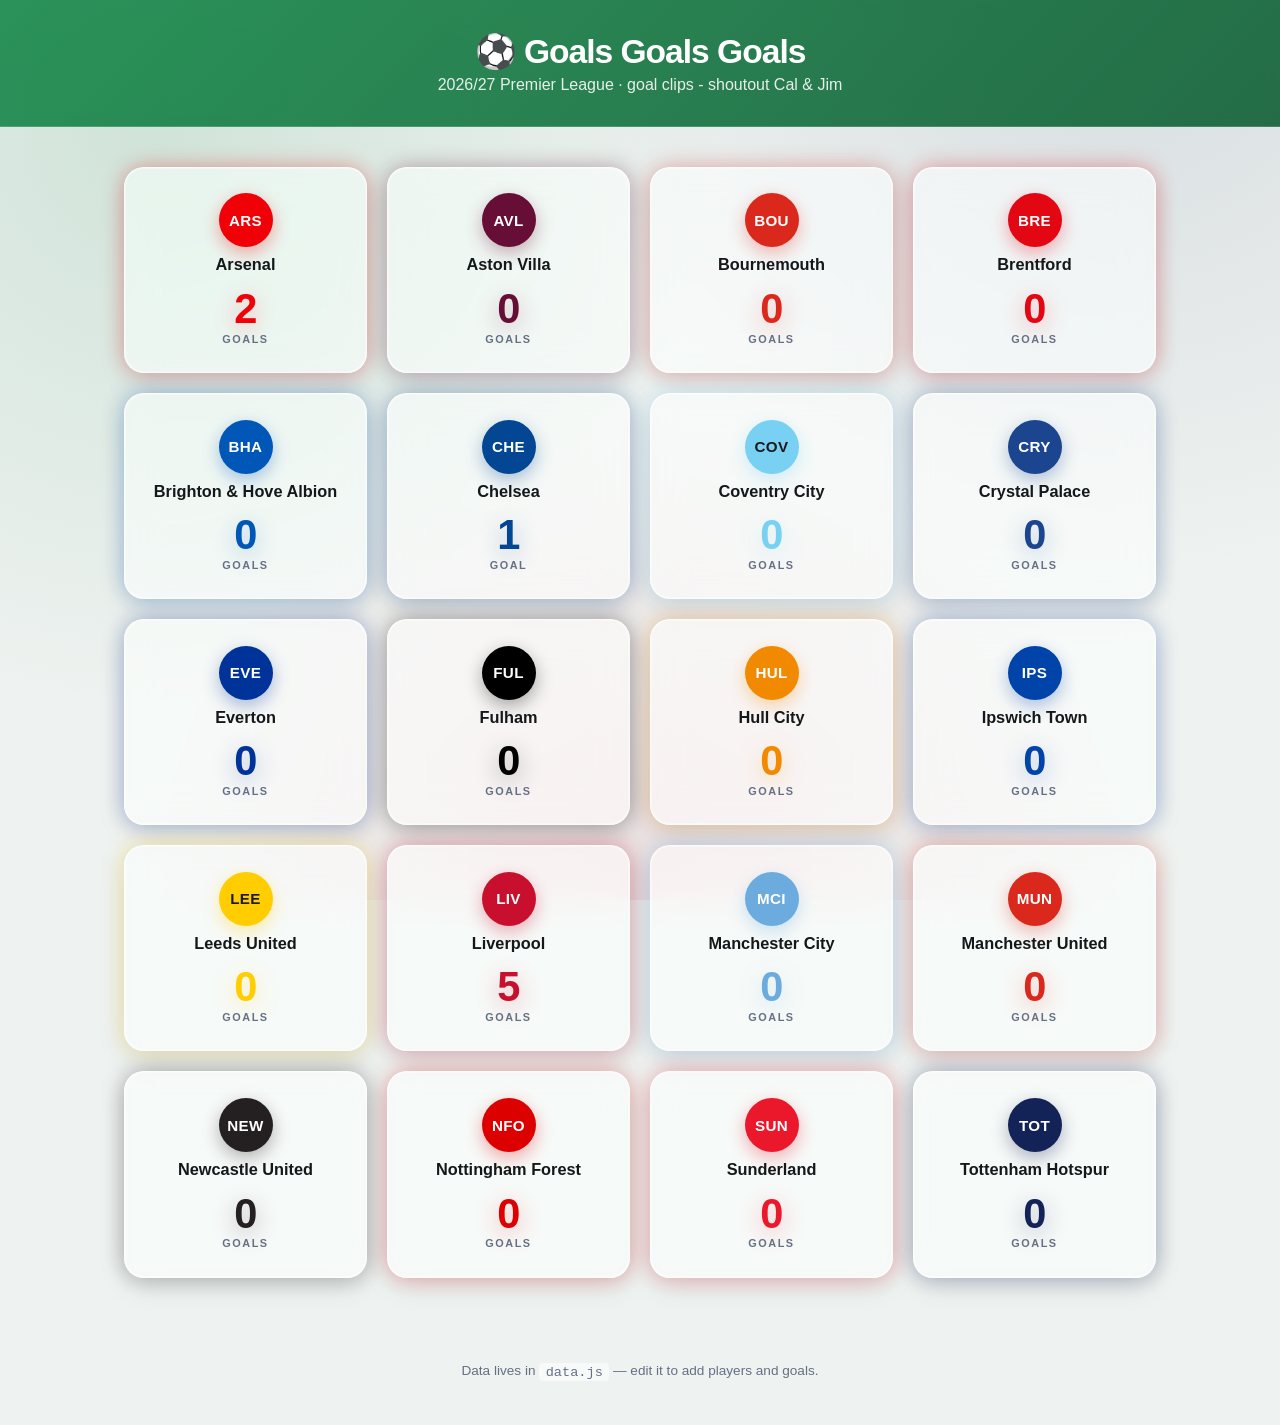
<file: index.html>
<!DOCTYPE html>
<html lang="en">
<head>
<meta charset="UTF-8">
<meta name="viewport" content="width=device-width, initial-scale=1.0">
<title>GOOOOOOAAALLLLL
</title>
<link rel="stylesheet" href="style.css">
</head>
<body>
  <header class="site-header">
    <h1>⚽ Goals Goals Goals</h1>
    <p class="subtitle">2026/27 Premier League &middot; goal clips - shoutout Cal & Jim</p>
  </header>

  <main>
    <div id="club-grid" class="club-grid"></div>
  </main>

  <footer class="site-footer">
    <p>Data lives in <code>data.js</code> — edit it to add players and goals.</p>
  </footer>

  <script src="common.js"></script>
  <script src="data.js"></script>
  <script src="home.js"></script>
</body>
</html>
</file>
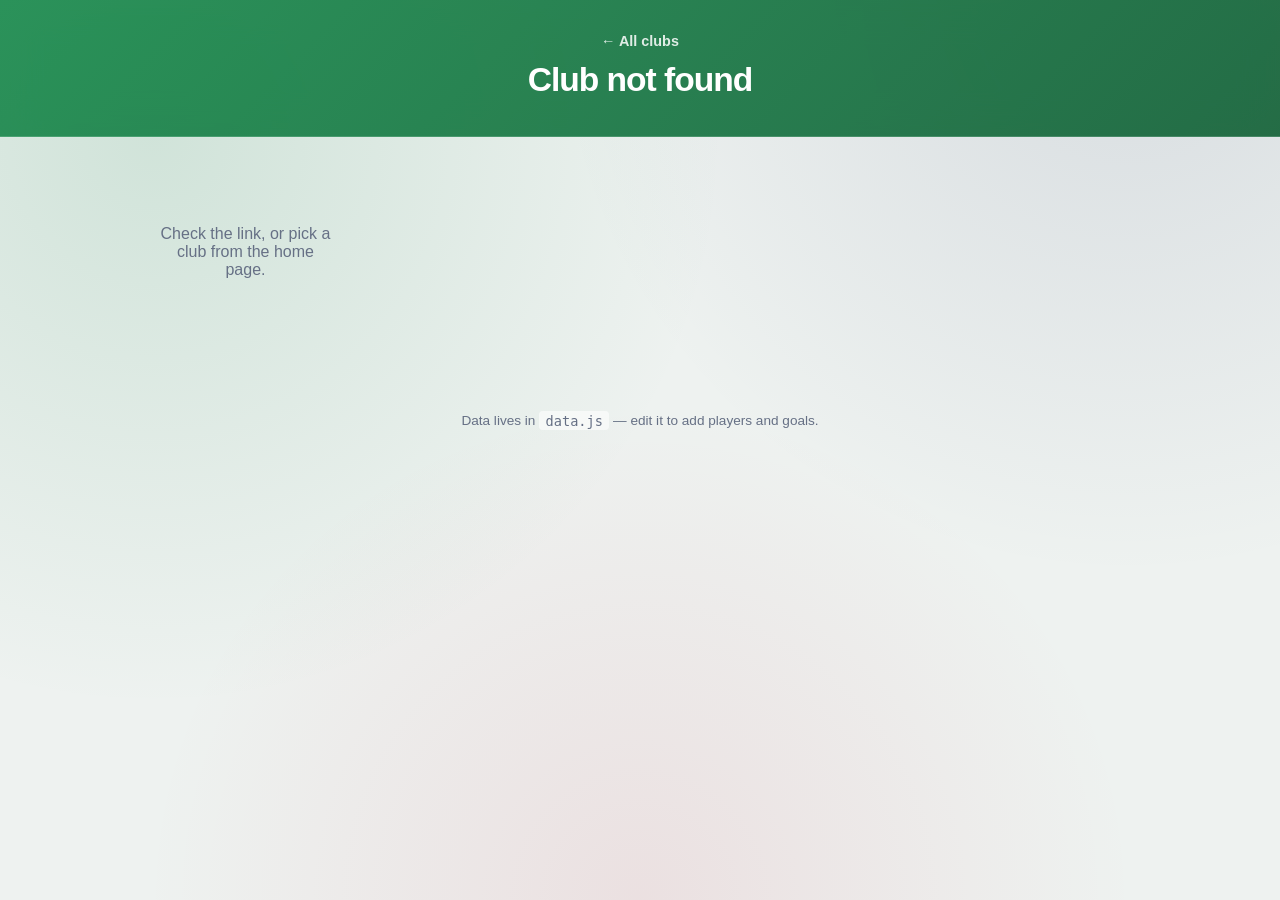
<file: club.html>
<!DOCTYPE html>
<html lang="en">
<head>
<meta charset="UTF-8">
<meta name="viewport" content="width=device-width, initial-scale=1.0">
<title>Club | Goals Goals Goals</title>
<link rel="stylesheet" href="style.css">
</head>
<body>
  <header id="club-header" class="site-header">
    <a href="index.html" class="back-link">&larr; All clubs</a>
  </header>

  <main>
    <div id="player-grid" class="player-grid"></div>
  </main>

  <footer class="site-footer">
    <p>Data lives in <code>data.js</code> — edit it to add players and goals.</p>
  </footer>

  <script src="common.js"></script>
  <script src="data.js"></script>
  <script src="club.js"></script>
</body>
</html>
</file>
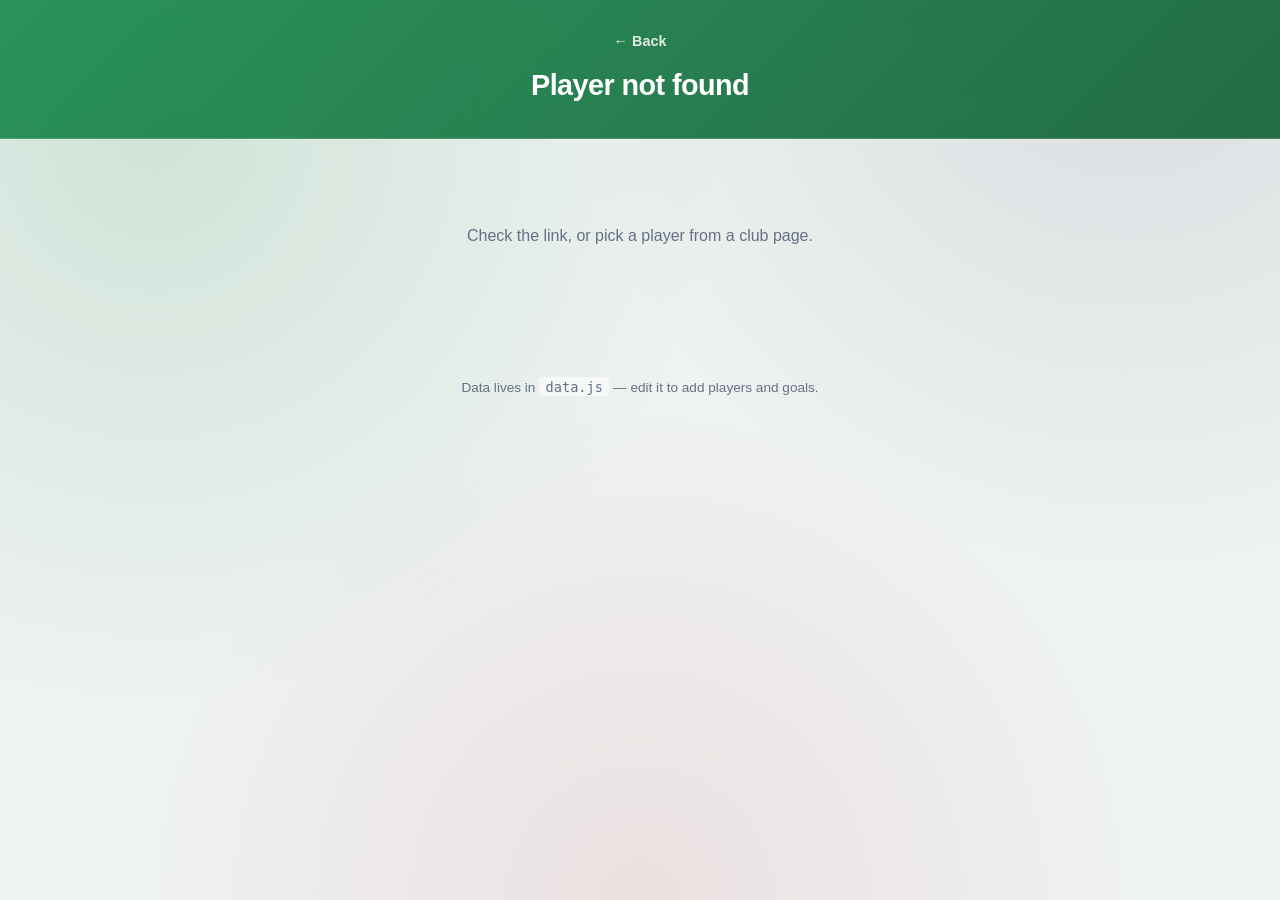
<file: player.html>
<!DOCTYPE html>
<html lang="en">
<head>
<meta charset="UTF-8">
<meta name="viewport" content="width=device-width, initial-scale=1.0">
<title>Player | Goals Goals Goals</title>
<link rel="stylesheet" href="style.css">
</head>
<body>
  <header id="player-header-wrap" class="site-header">
    <a id="back-link" href="index.html" class="back-link">&larr; Back</a>
    <div id="player-header"></div>
  </header>

  <main>
    <div id="goal-list" class="goal-list"></div>
  </main>

  <footer class="site-footer">
    <p>Data lives in <code>data.js</code> — edit it to add players and goals.</p>
  </footer>

  <script src="common.js"></script>
  <script src="data.js"></script>
  <script src="player.js"></script>
</body>
</html>
</file>
<file: style.css>
:root {
  --green: #1c8a4e;
  --green-dark: #146238;
  --bg: #eef2f0;
  --card-bg: rgba(255, 255, 255, 0.55);
  --card-border: rgba(255, 255, 255, 0.65);
  --text: #14181a;
  --muted: #667085;
  --border: #e3e6e4;
  --radius-lg: 20px;
  --radius-md: 14px;
  --shadow-soft: 0 10px 30px rgba(15, 23, 42, 0.08);
  --club-glow: rgba(15, 23, 42, 0.12);
}

* { box-sizing: border-box; }

html { scroll-behavior: smooth; }

body {
  margin: 0;
  font-family: -apple-system, BlinkMacSystemFont, "Segoe UI", Roboto, Helvetica, Arial, sans-serif;
  color: var(--text);
  background:
    radial-gradient(circle at 12% 15%, rgba(28, 138, 78, 0.14), transparent 42%),
    radial-gradient(circle at 88% 0%, rgba(19, 34, 87, 0.10), transparent 40%),
    radial-gradient(circle at 50% 100%, rgba(200, 16, 46, 0.08), transparent 45%),
    var(--bg);
  background-attachment: fixed;
}

a:focus-visible {
  outline: 2px solid var(--club-color, var(--green));
  outline-offset: 3px;
  border-radius: inherit;
}

.site-header {
  position: sticky;
  top: 0;
  z-index: 40;
  background: linear-gradient(135deg, rgba(28, 138, 78, 0.92), rgba(20, 98, 56, 0.92));
  backdrop-filter: blur(18px) saturate(180%);
  -webkit-backdrop-filter: blur(18px) saturate(180%);
  color: #fff;
  padding: 2rem 1.5rem;
  text-align: center;
  border-bottom: 1px solid rgba(255, 255, 255, 0.15);
  box-shadow: 0 1px 0 rgba(255, 255, 255, 0.08);
  transition: padding 0.3s ease, box-shadow 0.3s ease;
}

.site-header.is-scrolled {
  padding: 1.1rem 1.5rem;
  box-shadow: 0 12px 30px rgba(15, 23, 42, 0.2);
}

.site-header.club-banner {
  background:
    linear-gradient(0deg, rgba(0, 0, 0, 0.18), rgba(0, 0, 0, 0.18)),
    linear-gradient(135deg, var(--club-color), var(--club-color));
  color: var(--club-text, #fff);
}

.site-header h1 {
  margin: 0 0 0.3rem;
  font-size: 2.1rem;
  font-weight: 800;
  letter-spacing: -0.03em;
}

.subtitle {
  margin: 0;
  opacity: 0.88;
  font-weight: 500;
}

.back-link {
  display: inline-block;
  color: inherit;
  text-decoration: none;
  opacity: 0.85;
  margin-bottom: 0.75rem;
  font-size: 0.9rem;
  font-weight: 600;
}
.back-link:hover { opacity: 1; text-decoration: underline; }

.club-header-body {
  display: flex;
  align-items: center;
  justify-content: center;
  gap: 0.9rem;
}

.club-header-body h1 {
  margin: 0;
  font-size: 1.8rem;
  font-weight: 800;
  letter-spacing: -0.02em;
}

main {
  max-width: 1080px;
  margin: 0 auto;
  padding: 2.5rem 1.5rem;
}

.club-grid {
  display: grid;
  grid-template-columns: repeat(auto-fill, minmax(210px, 1fr));
  gap: 1.25rem;
}

.club-card,
.player-card {
  background: var(--card-bg);
  backdrop-filter: blur(16px) saturate(180%);
  -webkit-backdrop-filter: blur(16px) saturate(180%);
  border: 1px solid var(--card-border);
  border-radius: var(--radius-lg);
  padding: 1.6rem 1.25rem;
  text-decoration: none;
  color: var(--text);
  display: flex;
  flex-direction: column;
  align-items: center;
  text-align: center;
  gap: 0.5rem;
  box-shadow:
    var(--shadow-soft),
    0 0 0 1px rgba(255, 255, 255, 0.35) inset,
    0 0 22px 0 var(--club-glow);
  transition: transform 0.3s cubic-bezier(0.2, 0.8, 0.2, 1), box-shadow 0.3s ease;
}

.club-card:hover,
.player-card:hover {
  transform: translateY(-8px);
  box-shadow:
    0 20px 40px rgba(15, 23, 42, 0.16),
    0 0 0 1px rgba(255, 255, 255, 0.5) inset,
    0 0 34px 4px var(--club-glow);
}

.club-badge,
.player-avatar {
  width: 54px;
  height: 54px;
  border-radius: 50%;
  background: var(--club-color, var(--green));
  color: var(--club-text, #fff);
  display: flex;
  align-items: center;
  justify-content: center;
  font-weight: 800;
  font-size: 0.95rem;
  letter-spacing: 0.02em;
  flex-shrink: 0;
  box-shadow: 0 6px 18px var(--club-glow);
  transition: transform 0.3s cubic-bezier(0.2, 0.8, 0.2, 1), box-shadow 0.3s ease;
}

.club-card:hover .club-badge,
.player-card:hover .player-avatar {
  transform: scale(1.14);
  box-shadow: 0 10px 26px var(--club-glow);
}

.club-badge-lg {
  width: 64px;
  height: 64px;
  font-size: 1.1rem;
  background: rgba(255, 255, 255, 0.92);
  color: var(--club-color) !important;
  box-shadow: 0 0 0 6px rgba(255, 255, 255, 0.22), 0 10px 26px rgba(0, 0, 0, 0.2);
}

.club-name {
  font-weight: 700;
  font-size: 1.02rem;
}

.card-subtext {
  color: var(--muted);
  font-size: 0.82rem;
}

.hero-stat {
  display: flex;
  flex-direction: column;
  align-items: center;
  margin: 0.35rem 0 0.1rem;
}

.hero-stat .stat-number {
  font-size: 2.6rem;
  font-weight: 800;
  line-height: 1;
  letter-spacing: -0.02em;
  color: var(--club-color, var(--green-dark));
  text-shadow: 0 6px 24px var(--club-glow);
}

.hero-stat .stat-label {
  margin-top: 0.2rem;
  font-size: 0.68rem;
  font-weight: 700;
  text-transform: uppercase;
  letter-spacing: 0.14em;
  color: var(--muted);
}

.player-grid {
  display: grid;
  grid-template-columns: repeat(auto-fill, minmax(220px, 1fr));
  gap: 1.25rem;
}

.player-name {
  font-weight: 700;
  font-size: 1.05rem;
}

.player-meta {
  color: var(--muted);
  font-size: 0.85rem;
}

#player-header {
  margin-top: 0.5rem;
}

#player-header h2 {
  margin: 0 0 0.25rem;
  font-size: 1.8rem;
  font-weight: 800;
  letter-spacing: -0.02em;
}

#player-header .player-meta {
  color: inherit;
  opacity: 0.9;
}

.goal-list {
  display: flex;
  flex-direction: column;
  gap: 1.1rem;
}

.goal-card {
  background: var(--card-bg);
  backdrop-filter: blur(14px) saturate(160%);
  -webkit-backdrop-filter: blur(14px) saturate(160%);
  border: 1px solid var(--card-border);
  border-radius: var(--radius-md);
  padding: 1.25rem;
  box-shadow: var(--shadow-soft), 0 0 0 1px rgba(255, 255, 255, 0.35) inset;
  transition: transform 0.25s ease, box-shadow 0.25s ease;
}

.goal-card:hover {
  transform: translateY(-4px);
  box-shadow: 0 16px 34px rgba(15, 23, 42, 0.12), 0 0 0 1px rgba(255, 255, 255, 0.45) inset;
}

.goal-card-head {
  display: flex;
  justify-content: space-between;
  align-items: baseline;
  flex-wrap: wrap;
  gap: 0.5rem;
  margin-bottom: 0.5rem;
}

.goal-title {
  font-weight: 700;
}

.goal-date {
  color: var(--muted);
  font-size: 0.85rem;
}

.goal-description {
  margin: 0.25rem 0 0.75rem;
  color: var(--text);
}

.video-frame {
  position: relative;
  padding-top: 56.25%;
  border-radius: 10px;
  overflow: hidden;
  background: #000;
}

.video-frame iframe {
  position: absolute;
  inset: 0;
  width: 100%;
  height: 100%;
  border: 0;
}

.video-cover {
  position: absolute;
  inset: 0;
  width: 100%;
  height: 100%;
  padding: 0;
  border: 0;
  cursor: pointer;
  display: flex;
  align-items: center;
  justify-content: center;
  background: radial-gradient(circle at center, #1c1c1c, #000);
}

.video-cover-ball {
  font-size: 3rem;
  filter: drop-shadow(0 0 18px var(--club-glow, rgba(255, 255, 255, 0.25)));
  transition: transform 0.25s cubic-bezier(0.2, 0.8, 0.2, 1);
}

.video-play-badge {
  position: absolute;
  bottom: 14px;
  right: 14px;
  width: 40px;
  height: 40px;
  border-radius: 50%;
  background: var(--club-color, var(--green));
  color: var(--club-text, #fff);
  display: flex;
  align-items: center;
  justify-content: center;
  font-size: 0.85rem;
  padding-left: 3px;
  box-shadow: 0 6px 18px var(--club-glow), 0 0 0 6px rgba(255, 255, 255, 0.08);
  transition: transform 0.25s cubic-bezier(0.2, 0.8, 0.2, 1);
}

.video-cover:hover .video-cover-ball {
  transform: scale(1.15) rotate(-8deg);
}

.video-cover:hover .video-play-badge {
  transform: scale(1.12);
}

.video-placeholder {
  display: flex;
  align-items: center;
  justify-content: center;
  height: 160px;
  border: 1px dashed var(--border);
  border-radius: 10px;
  color: var(--muted);
  font-size: 0.9rem;
}

.watch-link {
  display: inline-block;
  margin-top: 0.6rem;
  color: var(--club-color, var(--green-dark));
  font-size: 0.82rem;
  font-weight: 700;
  text-decoration: none;
}
.watch-link:hover { text-decoration: underline; }

.empty-state {
  color: var(--muted);
  text-align: center;
  padding: 2rem;
}

.site-footer {
  text-align: center;
  color: var(--muted);
  font-size: 0.85rem;
  padding: 2rem 1.5rem;
}

.site-footer code {
  background: rgba(255, 255, 255, 0.6);
  padding: 0.1rem 0.4rem;
  border-radius: 4px;
}
</file>
